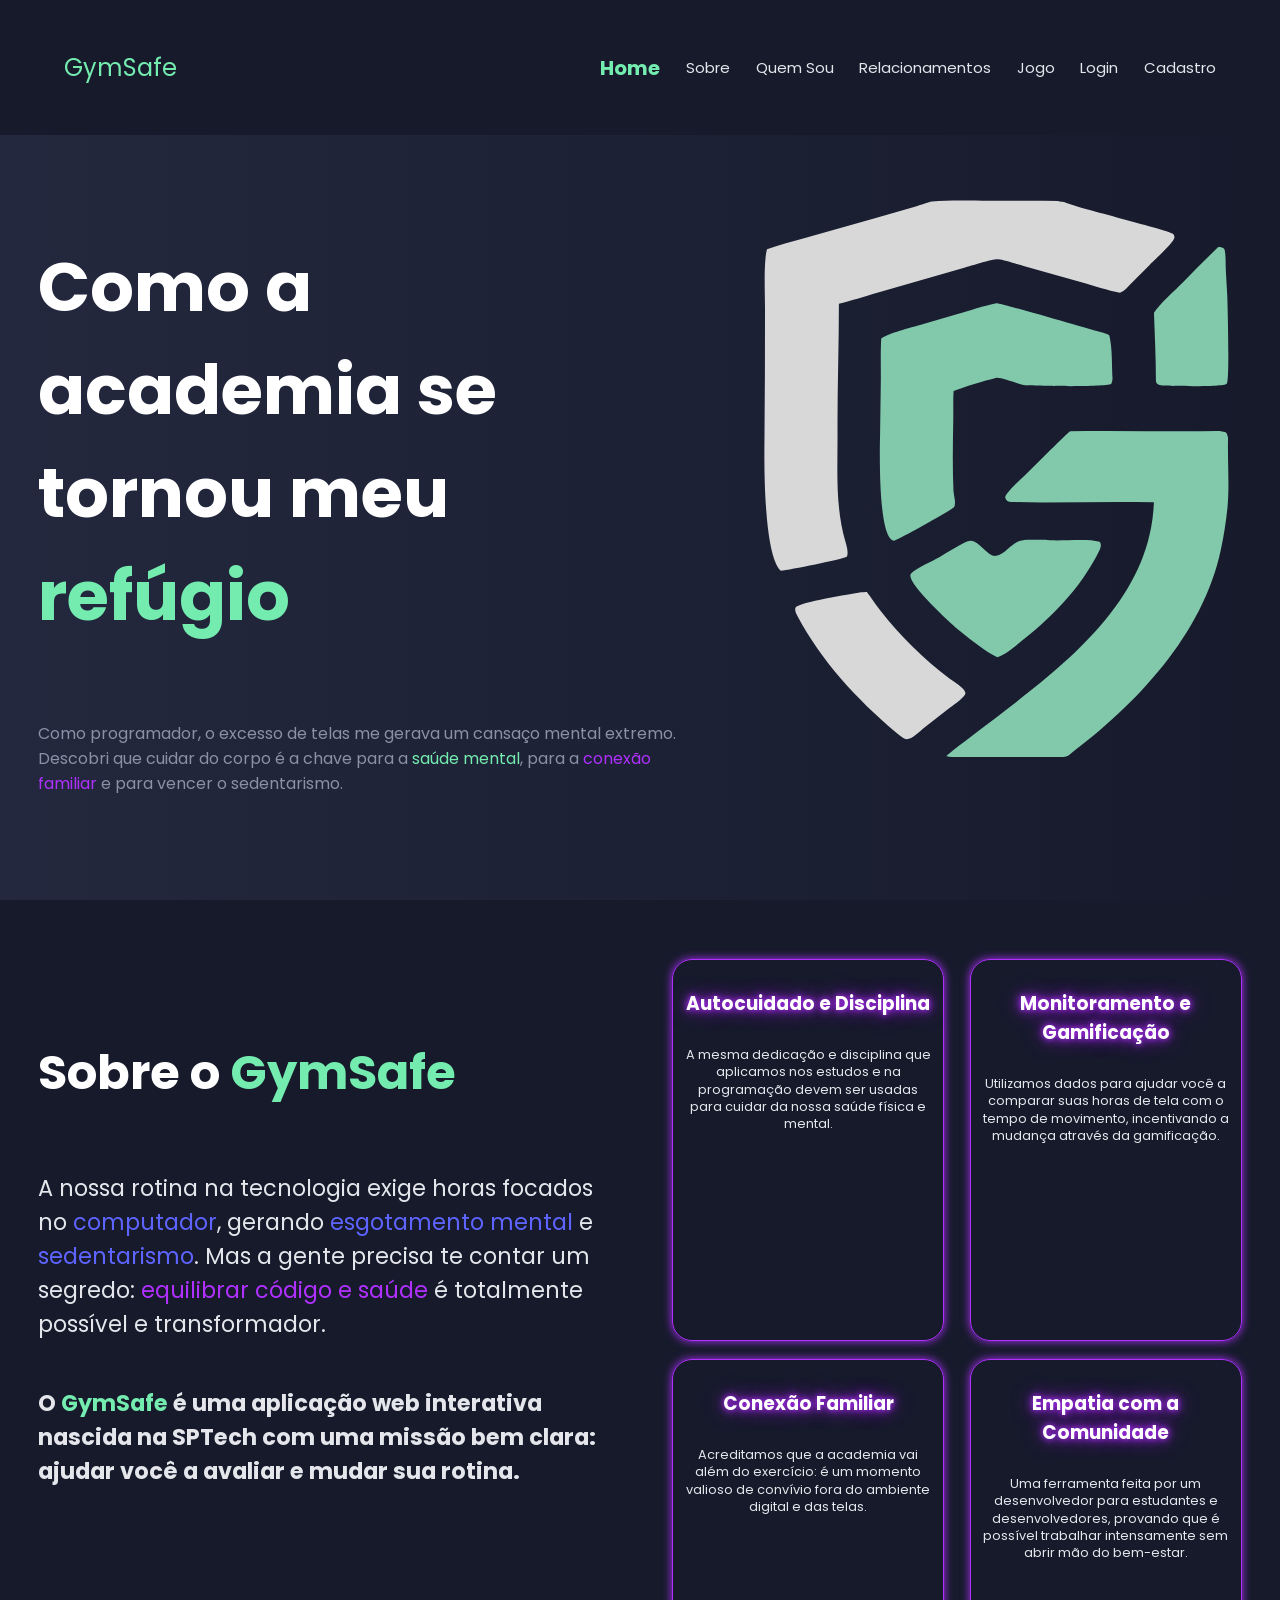
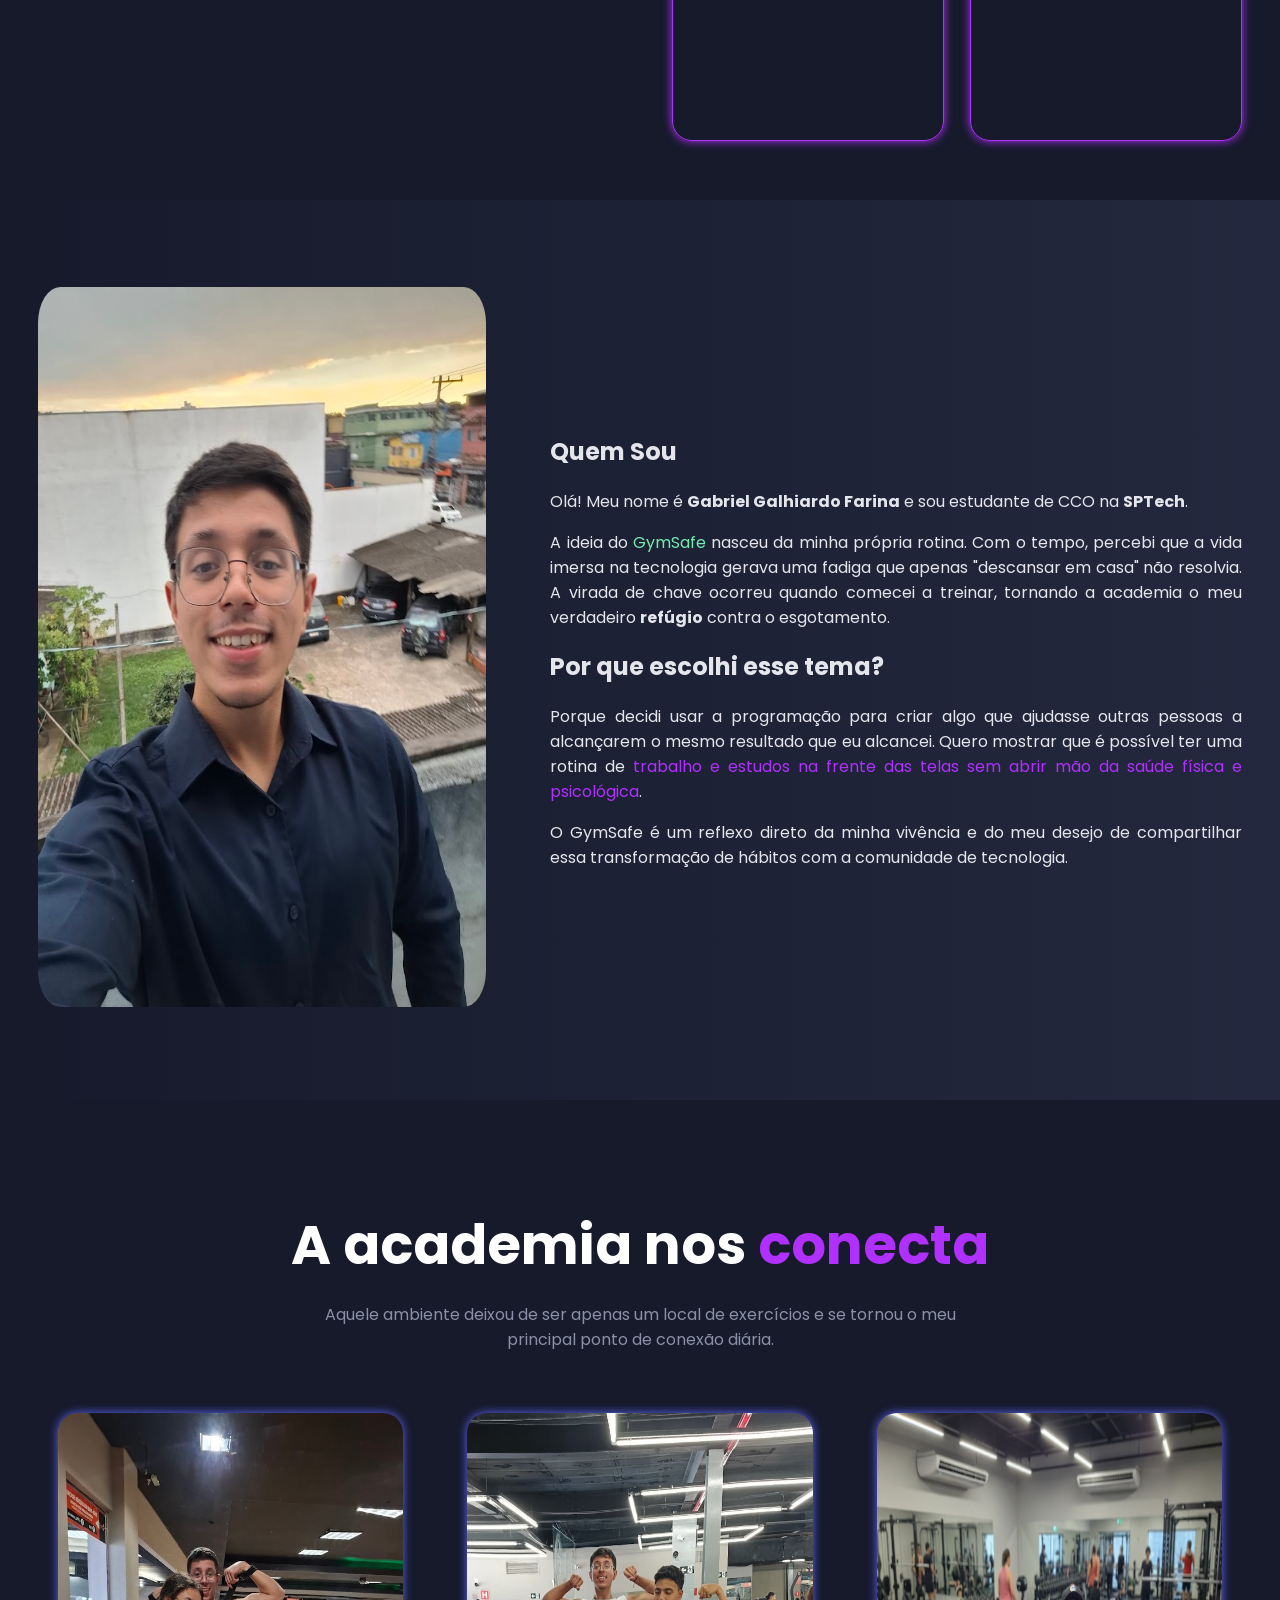
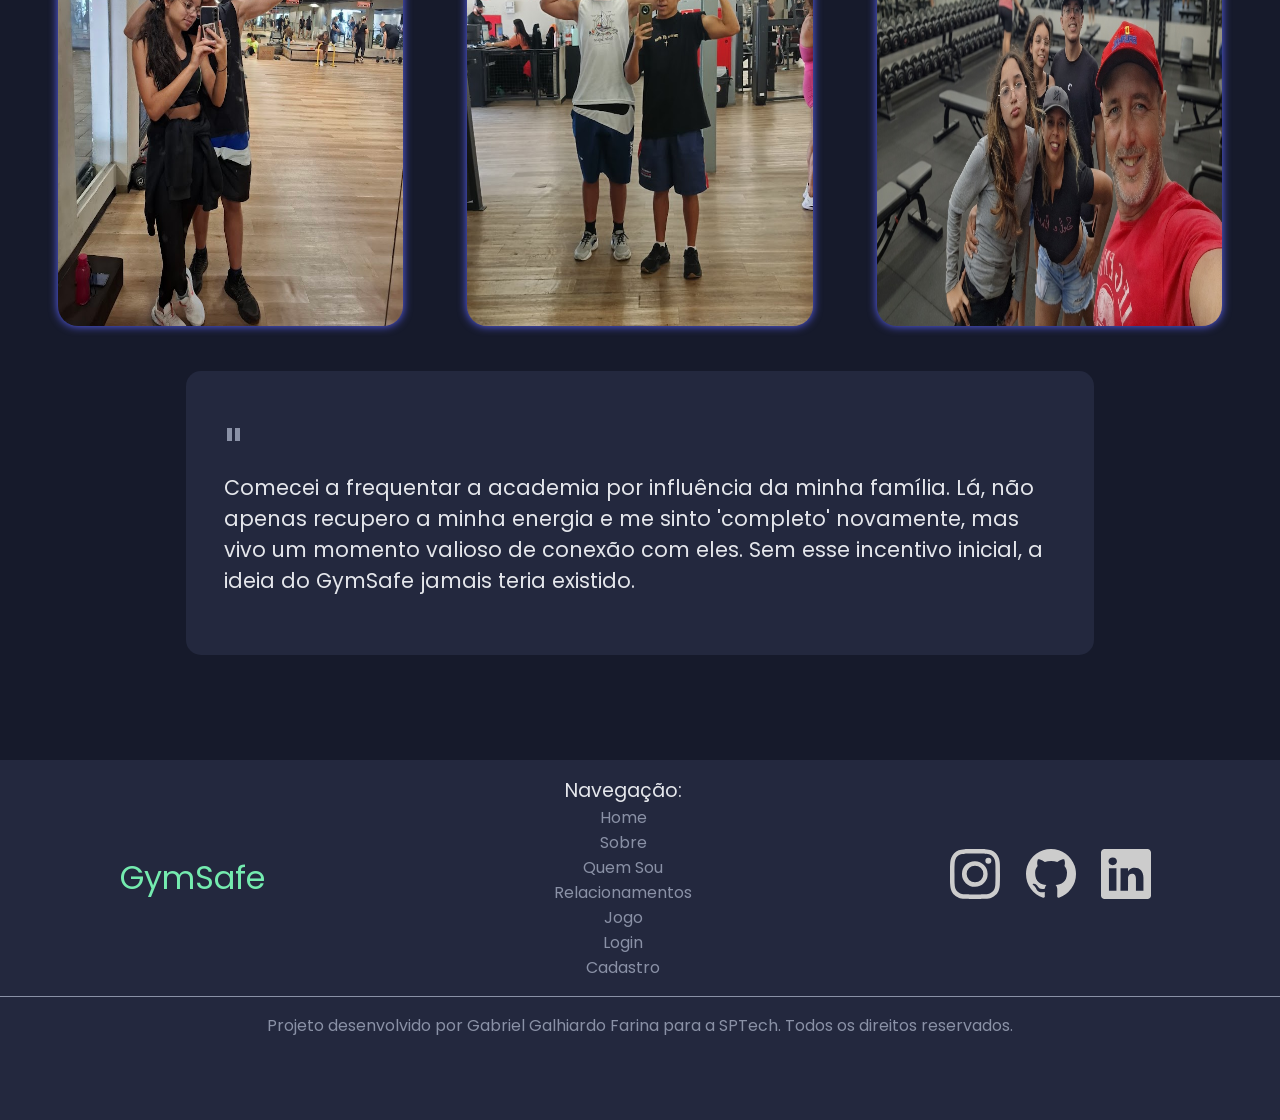
<file: public/index.html>
<!DOCTYPE html>
<html lang="pt-BR">

<head>
    <link href="https://fonts.googleapis.com/css2?family=Poppins:wght@700;800&family=Inter:wght@400;500&display=swap"
        rel="stylesheet">
    <meta charset="UTF-8">
    <meta name="viewport" content="width=device-width, initial-scale=1.0">
    <link rel="stylesheet" href="./css/landing_page.css">
    <link rel="icon" href="./assets/imgs/logo.svg" type="image/svg+xml">
    <title>GymSafe - SPTech</title>
</head>

<body>
    <header>
        <div id="texto_menu">
            GymSafe
        </div>
        <nav>
            <ul id="lista_menu">
                <li><a href="#home" id="selecionada">Home</a></li>
                <li><a href="#sobre">Sobre</a></li>
                <li><a href="#quem_sou">Quem Sou</a></li>
                <li><a href="#relacionamentos">Relacionamentos</a></li>
                <li><a href="./jogo.html">Jogo</a></li>
                <li><a href="./login.html" class="btn-secundario">Login</a></li>
                <li><a href="./cadastro.html" class="btn-primario">Cadastro</a></li>
            </ul>
        </nav>
    </header>
    <main>
        <section id="home">
            <div id="container_home">
                <h1 id="texto_cta">
                    Como a academia se tornou meu<br>
                    <span>refúgio</span>
                </h1>
                <div id="texto_descricao_home">
                    <p>
                        Como programador, o excesso de telas me gerava um cansaço mental extremo. Descobri que cuidar do
                        corpo é a chave para a <span class="texto_verde">saúde mental</span>, para a <span
                            class="texto_roxo">conexão familiar</span> e para vencer o sedentarismo.
                    </p>
                </div>
            </div>
            <div id="container_personagem_home">
            </div>
        </section>

        <section id="sobre">
            <div id="container_sobre">

                <div id="container_texto_sobre">
                    <h1>Sobre o <span class="texto_verde">GymSafe</span></h1>
                    <p>
                        A nossa rotina na tecnologia exige horas focados no <span
                            class="texto_azul">computador</span>, gerando <span class="texto_azul">esgotamento
                            mental</span> e <span class="texto_azul">sedentarismo</span>. Mas a gente precisa te contar
                        um segredo: <span class="texto_roxo">equilibrar código e saúde</span> é totalmente possível e
                        transformador.
                    </p>
                    <p id="destaque-missao">
                        <b>O <span class="texto_verde">GymSafe</span> é uma aplicação web interativa nascida na SPTech
                            com uma missão bem clara: ajudar você a avaliar e mudar sua rotina.</b>
                    </p>
                </div>

                <div id="container_valores_sobre">
                    <div class="linha_valores">

                        <div class="valores">
                            <h3>Autocuidado e Disciplina</h3>
                            <p>A mesma dedicação e disciplina que aplicamos nos estudos e na programação devem ser
                                usadas para cuidar da nossa saúde física e mental.</p>
                        </div>
                        <div class="valores">
                            <h3>Monitoramento e Gamificação</h3>
                            <p>Utilizamos dados para ajudar você a comparar suas horas de tela com o tempo de movimento,
                                incentivando a mudança através da gamificação.</p>
                        </div>
                    </div>
                    <div class="linha_valores">
                        <div class="valores">
                            <h3>Conexão Familiar</h3>
                            <p>Acreditamos que a academia vai além do exercício: é um momento valioso de convívio fora
                                do ambiente digital e das telas.</p>
                        </div>
                        <div class="valores">
                            <h3>Empatia com a Comunidade</h3>
                            <p>Uma ferramenta feita por um desenvolvedor para estudantes e desenvolvedores, provando que
                                é possível trabalhar intensamente sem abrir mão do bem-estar.</p>
                        </div>
                    </div>
                </div>
            </div>
        </section>

        <section id="quem_sou">
            <div id="container_imagem_quem_sou">
                <img src="./assets/imgs/gabriel.jpg">
            </div>
            <div id="container_texto_quem_sou">
                <h1>Quem Sou</h1>
                <p>
                    Olá! Meu nome é <strong>Gabriel Galhiardo Farina</strong> e sou estudante de CCO na
                    <strong>SPTech</strong>.
                </p>
                <p>
                    A ideia do <span class="texto_verde">GymSafe</span> nasceu da minha própria rotina. Com o tempo,
                    percebi que a vida imersa na tecnologia gerava uma fadiga que apenas "descansar em casa" não
                    resolvia. A virada de chave ocorreu quando comecei a treinar, tornando a academia o meu verdadeiro
                    <strong>refúgio</strong> contra o esgotamento.
                </p>
                <strong>
                    <h2>Por que escolhi esse tema?</h2>
                </strong>
                <p>
                    Porque decidi usar a programação para criar algo que ajudasse outras pessoas a alcançarem o mesmo
                    resultado que eu alcancei. Quero mostrar que é possível ter uma rotina de <span
                        class="texto_roxo">trabalho e estudos na frente das telas sem abrir mão da saúde física e
                        psicológica</span>.
                </p>
                <p>
                    O GymSafe é um reflexo direto da minha vivência e do meu desejo de compartilhar essa transformação
                    de hábitos com a comunidade de tecnologia.
                </p>
            </div>

        </section>

        <section id="relacionamentos">
            <div id="container_relacionamentos">
                <h1>A academia nos <span class="texto_roxo">conecta</span></h1>
                <p>
                    Aquele ambiente deixou de ser apenas um local de exercícios e se tornou o meu principal ponto de
                    conexão diária.
                </p>
                <div id="container_imagens">
                    <img src="./assets/imgs/imagem1.jpg" alt="">
                    <img src="./assets/imgs/imagem2.jpg" alt="">
                    <img src="./assets/imgs/imagem3.jpg" alt="">
                </div>

                <div id="container_comentarios">
                    <span id="aspas">"</span>
                    <p>
                        Comecei a frequentar a academia por influência da minha família. Lá, não apenas recupero a minha
                        energia e me sinto 'completo' novamente, mas vivo um momento valioso de conexão com eles. Sem
                        esse incentivo inicial, a ideia do GymSafe jamais teria existido.
                    </p>
                </div>
            </div>
        </section>
    </main>
    <footer>
        <div id="container_footer">
            <div id="logo_footer">
                <span class="texto_verde">GymSafe</span>
            </div>
            <ul>
                <li id="texto_footer">Navegação:</li>
                <li><a href="#home" id="selecionada">Home</a></li>
                <li><a href="#sobre">Sobre</a></li>
                <li><a href="#quem_sou">Quem Sou</a></li>
                <li><a href="#relacionamentos">Relacionamentos</a></li>
                <li><a href="./jogo.html">Jogo</a></li>
                <li><a href="./login.html" class="btn-secundario">Login</a></li>
                <li><a href="./cadastro.html" class="btn-primario">Cadastro</a></li>
            </ul>
            <div id="redes_sociais">
                <a href="https://www.instagram.com/biel_farina/" target="_blank">
                    <img src="./assets/imgs/instagram.svg" alt="Instagram">
                </a>
                <a href="https://github.com/gabrielGalhiardoFarina" target="_blank">
                    <img src="./assets/imgs/github.svg" alt="GitHub">
                </a>
                <a href="https://www.linkedin.com/in/gabrielgalhiardo" target="_blank">
                    <img src="./assets/imgs/linkedin.svg" alt="LinkedIn">
                </a>
            </div>

        </div>
        <span id="linha_footer"></span>
        <p>
            Projeto desenvolvido por Gabriel Galhiardo Farina para a SPTech. Todos os direitos reservados.
        </p>
    </footer>
</body>

</html>
</file>
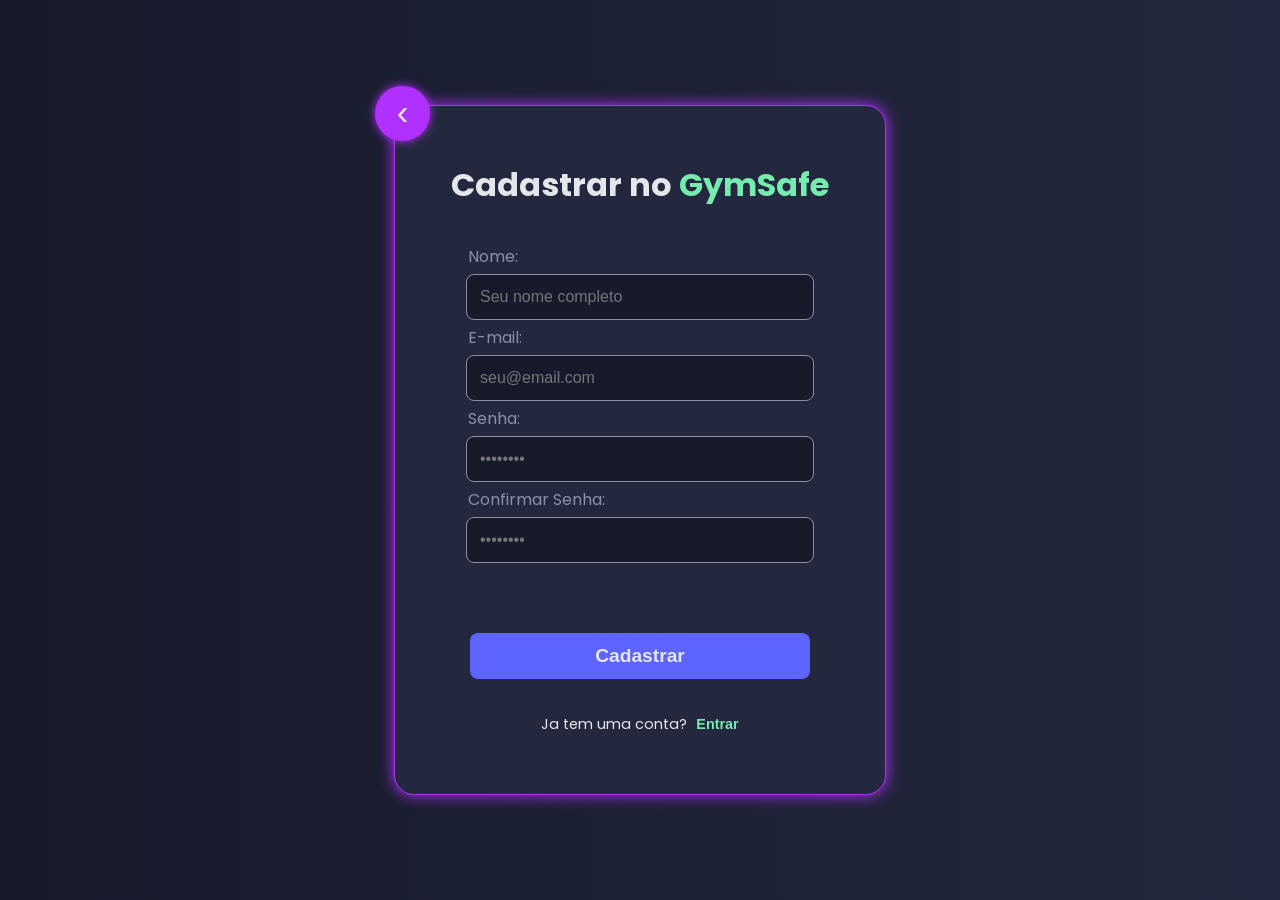
<file: public/cadastro.html>
<!DOCTYPE html>
<html lang="pt-br">

<head>
  <link href="https://fonts.googleapis.com/css2?family=Poppins:wght@700;800&family=Inter:wght@400;500&display=swap"
    rel="stylesheet">
  <meta charset="UTF-8">
  <meta name="viewport" content="width=device-width, initial-scale=1.0">
  <script src="./js/validacao.js"></script>
  <link rel="shortcut icon" href="./assets/imgs/logo.svg" type="image/x-icon">
  <link rel="stylesheet" href="./css/formulario.css">
  <title>Cadastro</title>
</head>

<body>
  <section id="tela_login">
    <div id="container_login">
      <div id="botaoVoltar" title="Voltar para a Home">
        <button onclick="window.location.href = './index.html';">‹</button>
      </div>

      <h1>Cadastrar no <span class="texto_verde">GymSafe</span></h1>

      <form id="login_form">
        <label for="nome_input">Nome:</label>
        <input type="text" id="nome_input" name="nome_input" placeholder="Seu nome completo">

        <label for="email_input">E-mail:</label>
        <input type="email" id="email_input" name="email_input" placeholder="seu@email.com">

        <label for="senha_input">Senha:</label>
        <input type="password" id="senha_input" name="senha_input" placeholder="••••••••">

        <label for="confirmacao_senha_input">Confirmar Senha:</label>
        <input type="password" id="confirmacao_senha_input" name="confirmacao_senha_input" placeholder="••••••••">
        <span id="error_cadastro"></span>

        <button type="button" onclick="validarCadastro()" id="button_cadastrar">Cadastrar</button>
      </form>

      <div id="botaoCadastro">
        <p>Ja tem uma conta? <button class="link-verde" onclick="window.location.href = './login.html'">Entrar</button>
        </p>
      </div>
    </div>
  </section>
</body>

</html>
</file>
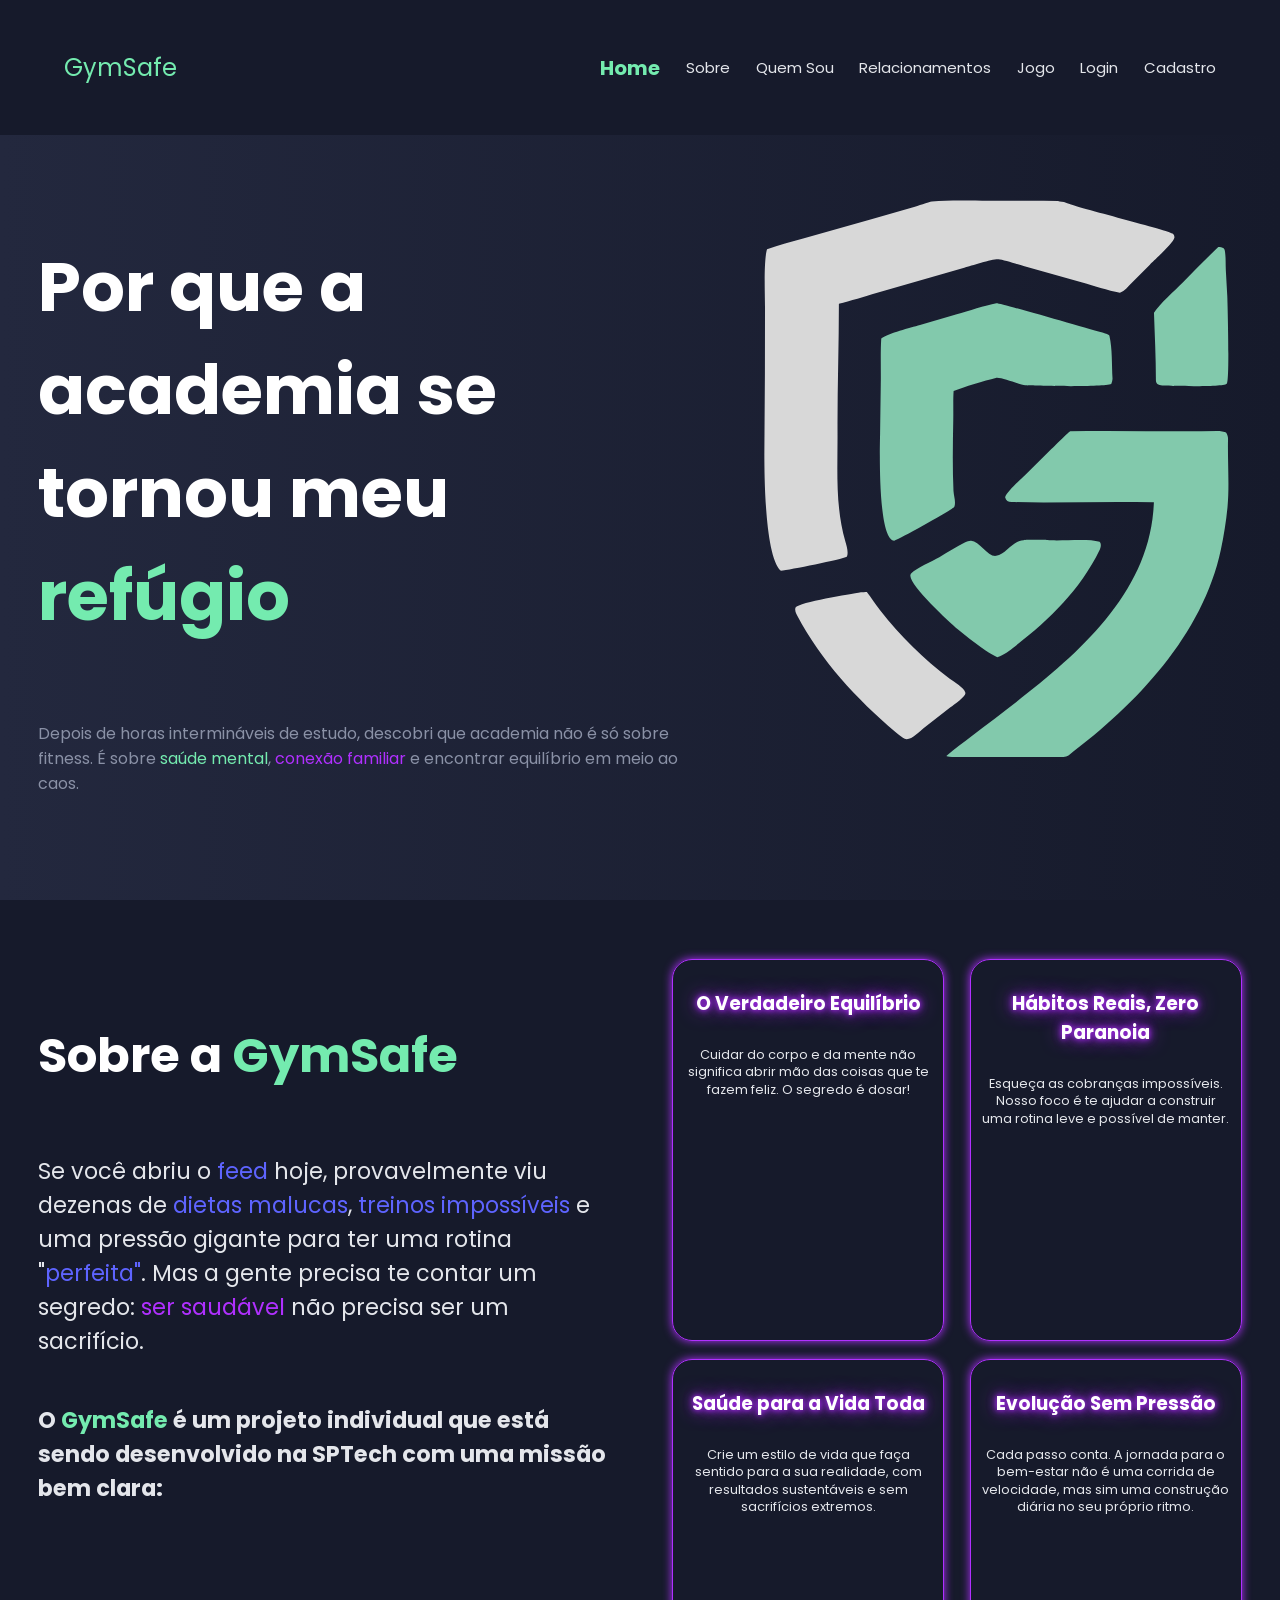
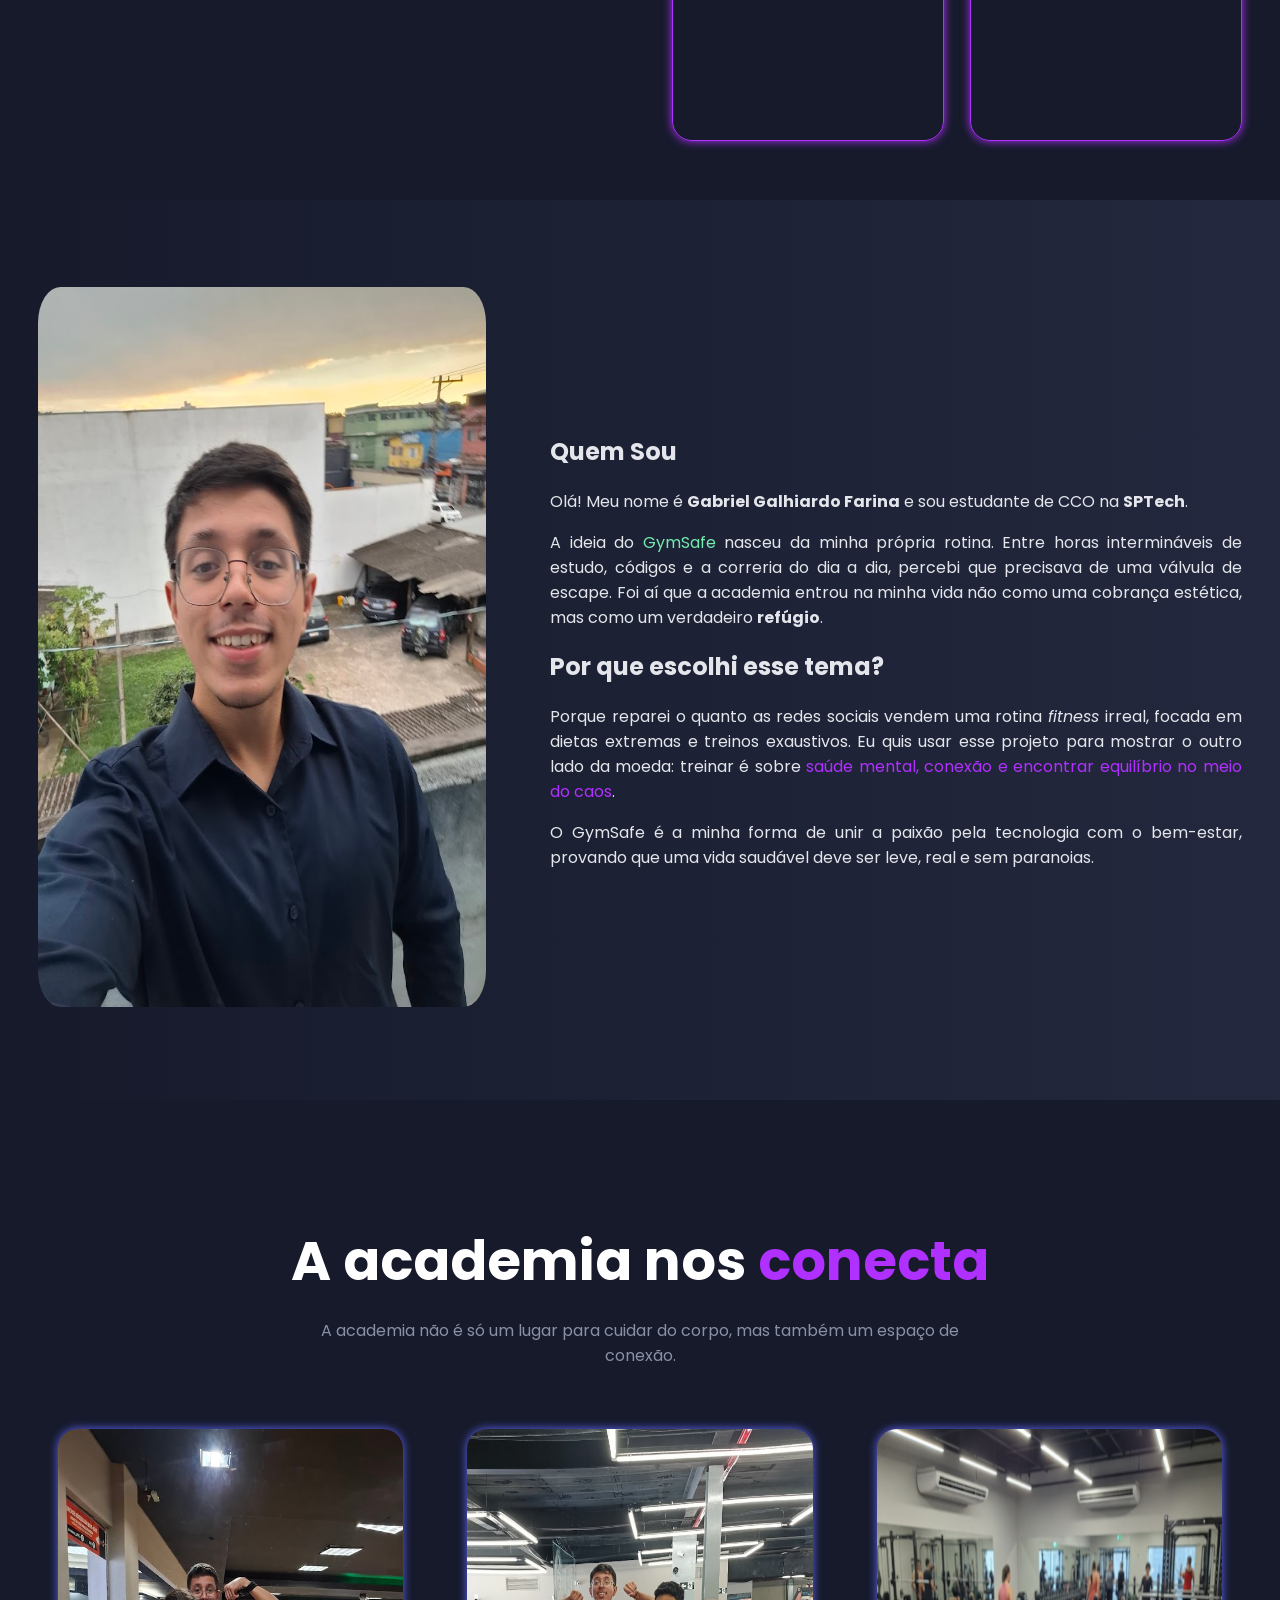
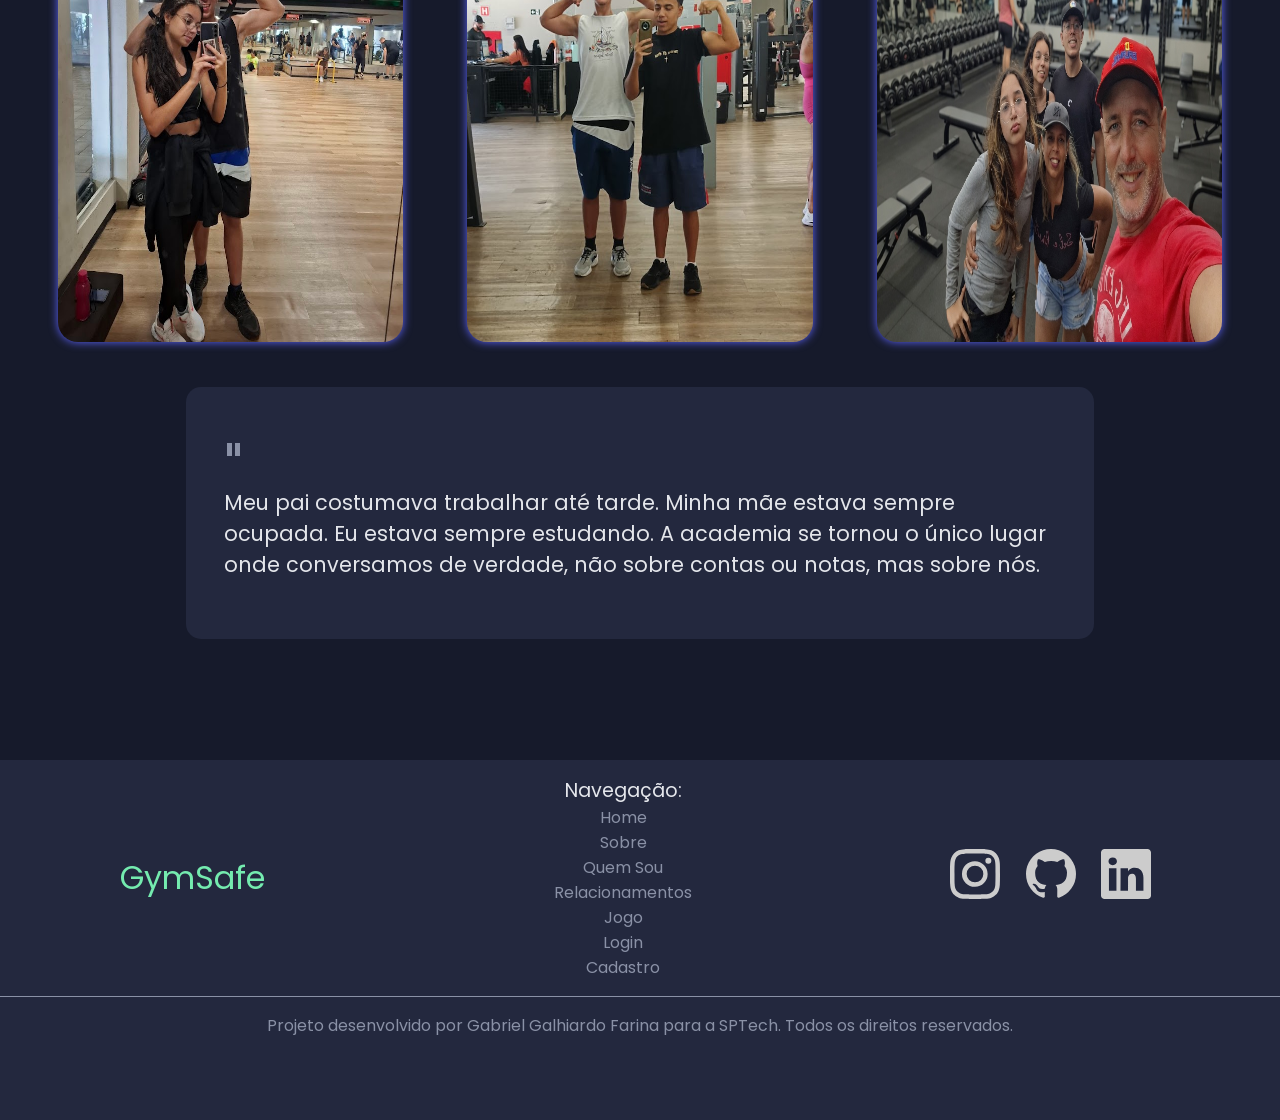
<file: public/landing_page.html>
<!DOCTYPE html>
<html lang="pt-BR">

<head>
    <link href="https://fonts.googleapis.com/css2?family=Poppins:wght@700;800&family=Inter:wght@400;500&display=swap"
        rel="stylesheet">
    <meta charset="UTF-8">
    <meta name="viewport" content="width=device-width, initial-scale=1.0">
    <link rel="stylesheet" href="./css/landing_page.css">
    <link rel="icon" href="./assets/icon/icon.svg" type="image/svg+xml">
    <title>GymSafe - SPTech</title>
</head>

<body>
    <header>
        <div id="texto_menu">
            GymSafe
        </div>
        <nav>
            <ul id="lista_menu">
                <li><a href="#home" id="selecionada">Home</a></li>
                <li><a href="#sobre">Sobre</a></li>
                <li><a href="#quem_sou">Quem Sou</a></li>
                <li><a href="#relacionamentos">Relacionamentos</a></li>
                <li><a href="./jogo.html">Jogo</a></li>
                <li><a href="./login.html" class="btn-secundario">Login</a></li>
                <li><a href="./cadastro.html" class="btn-primario">Cadastro</a></li>
            </ul>
        </nav>
    </header>
    <main>
        <section id="home">
            <div id="container_home">
                <h1 id="texto_cta">
                    Por que a academia se tornou meu<br>
                    <span>refúgio</span>
                </h1>
                <div id="texto_descricao_home">
                    <p>
                        Depois de horas intermináveis de estudo, descobri que
                        academia não é só sobre fitness. É sobre <span class="texto_verde">saúde mental</span>, <span
                            class="texto_roxo">conexão familiar</span> e encontrar equilíbrio em
                        meio ao caos.
                    </p>
                </div>
            </div>
            <div id="container_personagem_home">
            </div>
        </section>

        <section id="sobre">
            <div id="container_sobre">

                <div id="container_texto_sobre">
                    <h1>Sobre a <span class="texto_verde">GymSafe</span></h1>
                    <p>
                        Se você abriu o <span class="texto_azul">feed</span> hoje, provavelmente viu dezenas de <span
                            class="texto_azul">dietas malucas</span>,
                        <span class="texto_azul">treinos impossíveis</span>
                        e
                        uma pressão gigante para ter uma rotina "<span class="texto_azul">perfeita"</span>. Mas a gente
                        precisa te contar um
                        segredo: <span class="texto_roxo">ser saudável</span> não precisa ser um sacrifício.
                    </p>
                    <p id="destaque-missao">
                        <b>O <span class="texto_verde">GymSafe</span> é um projeto individual que está sendo
                            desenvolvido na SPTech com uma missão
                            bem clara:</b>
                    </p>
                </div>


                <div id="container_valores_sobre">
                    <div class="linha_valores">

                        <div class="valores">
                            <h3>O Verdadeiro Equilíbrio</h3>
                            <p>Cuidar do corpo e da mente não significa abrir mão das coisas que te fazem feliz. O
                                segredo é
                                dosar!</p>
                        </div>
                        <div class="valores">
                            <h3>Hábitos Reais, Zero Paranoia</h3>
                            <p>Esqueça as cobranças impossíveis. Nosso foco é te ajudar a construir uma rotina leve e
                                possível de manter.</p>
                        </div>
                    </div>
                    <div class="linha_valores">
                        <div class="valores">
                            <h3>Saúde para a Vida Toda</h3>
                            <p>Crie um estilo de vida que faça sentido para a sua realidade, com resultados sustentáveis
                                e
                                sem sacrifícios extremos.</p>
                        </div>
                        <div class="valores">
                            <h3>Evolução Sem Pressão</h3>
                            <p>Cada passo conta. A jornada para o bem-estar não é uma corrida de velocidade, mas sim uma
                                construção diária no seu próprio ritmo.</p>
                        </div>
                    </div>
                </div>
            </div>
        </section>

        <section id="quem_sou">
            <div id="container_imagem_quem_sou">
                <img src="./assets/imgs/gabriel.jpg">
            </div>
            <div id="container_texto_quem_sou">
                <h1>Quem Sou</h1>
                <p>
                    Olá! Meu nome é <strong>Gabriel Galhiardo Farina</strong> e sou estudante de CCO na
                    <strong>SPTech</strong>.
                </p>
                <p>
                    A ideia do <span class="texto_verde">GymSafe</span> nasceu da minha própria rotina. Entre horas
                    intermináveis de estudo, códigos e a correria do dia a dia, percebi que precisava de uma válvula de
                    escape. Foi aí que a academia entrou na minha vida não como uma cobrança estética, mas como um
                    verdadeiro <strong>refúgio</strong>.
                </p>
                <strong>
                    <h2>Por que escolhi esse tema?</h2>
                </strong>
                <p>
                    Porque reparei o quanto as redes sociais vendem uma
                    rotina <i>fitness</i> irreal, focada em dietas extremas e treinos exaustivos. Eu quis usar esse
                    projeto para mostrar o outro lado da moeda: treinar é sobre <span class="texto_roxo">saúde mental,
                        conexão e encontrar equilíbrio no meio do caos</span>.
                </p>
                <p>
                    O GymSafe é a minha forma de unir a paixão pela tecnologia com o bem-estar, provando que uma vida
                    saudável deve ser leve, real e sem paranoias.
                </p>
            </div>

        </section>

        <section id="relacionamentos">
            <div id="container_relacionamentos">
                <h1>A academia nos <span class="texto_roxo">conecta</span></h1>
                <p>
                    A academia não é só um lugar para cuidar do corpo, mas também um espaço de conexão.
                </p>
                <div id="container_imagens">
                    <img src="./assets/imgs/imagem1.jpg" alt="">
                    <img src="./assets/imgs/imagem2.jpg" alt="">
                    <img src="./assets/imgs/imagem3.jpg" alt="">
                </div>

                <div id="container_comentarios">
                    <span id="aspas">"</span>
                    <p>
                        Meu pai costumava trabalhar até tarde. Minha mãe estava sempre ocupada. Eu estava sempre
                        estudando. A academia se tornou o único lugar onde conversamos de verdade, não sobre contas ou
                        notas, mas sobre nós.
                    </p>
                </div>
            </div>
        </section>
    </main>
    <footer>
        <div id="container_footer">
            <div id="logo_footer">
                <span class="texto_verde">GymSafe</span>
            </div>
            <ul>
                <li id="texto_footer">Navegação:</li>
                <li><a href="#home" id="selecionada">Home</a></li>
                <li><a href="#sobre">Sobre</a></li>
                <li><a href="#quem_sou">Quem Sou</a></li>
                <li><a href="#relacionamentos">Relacionamentos</a></li>
                <li><a href="./jogo.html">Jogo</a></li>
                <li><a href="./login.html" class="btn-secundario">Login</a></li>
                <li><a href="./cadastro.html" class="btn-primario">Cadastro</a></li>
            </ul>
            <div id="redes_sociais">
                <a href="https://www.instagram.com" target="_blank">
                    <img src="./assets/imgs/instagram.svg" alt="Instagram">
                </a>
                <a href="https://github.com" target="_blank">
                    <img src="./assets/imgs/github.svg" alt="GitHub">
                </a>
                <a href="https://www.linkedin.com" target="_blank">         
                    <img src="./assets/imgs/linkedin.svg" alt="LinkedIn">
                </a>
            </div>

        </div>
        <span id="linha_footer"></span>
        <p>
            Projeto desenvolvido por Gabriel Galhiardo Farina para a SPTech. Todos os direitos reservados.
        </p>
    </footer>
</body>

</html>
</file>
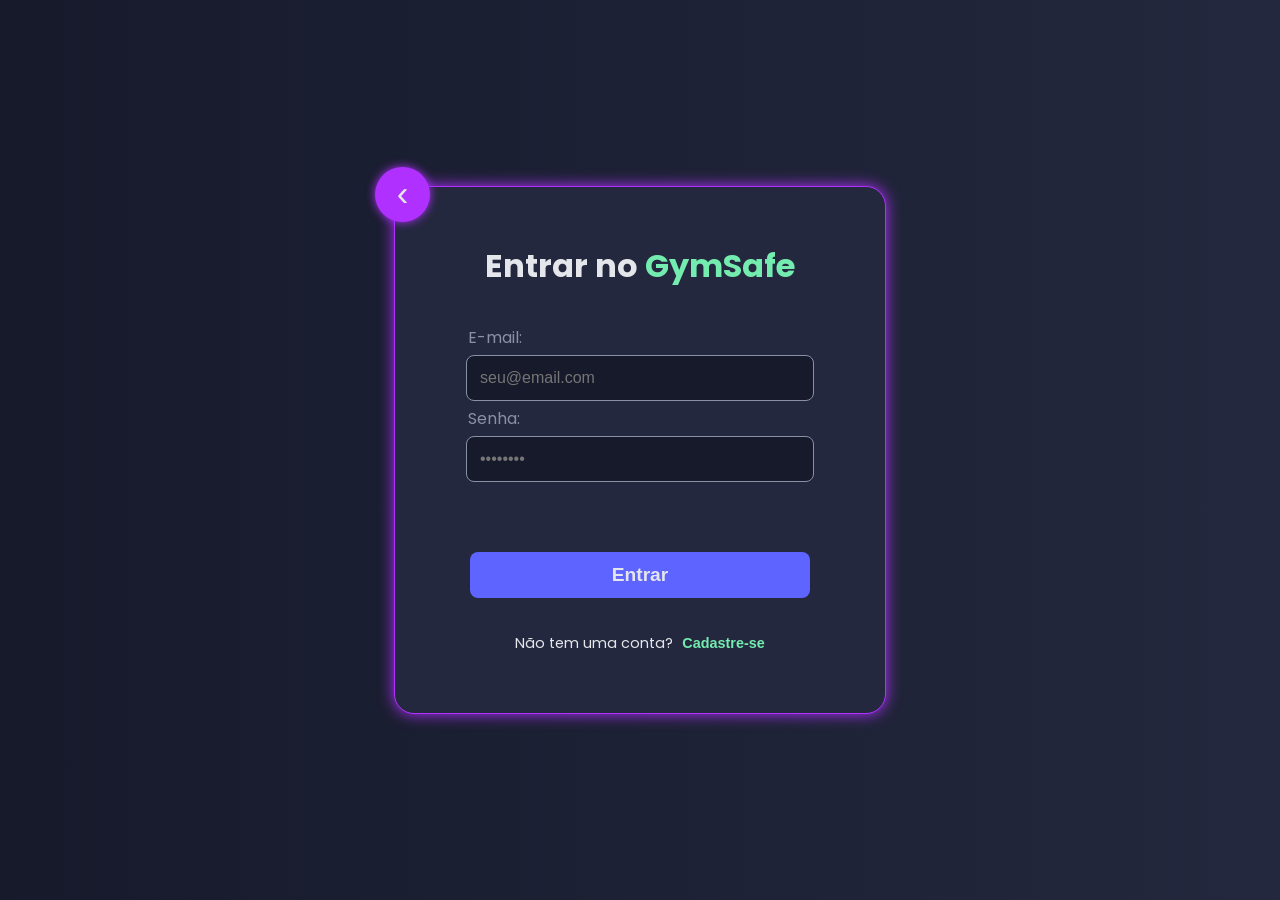
<file: public/login.html>
<!DOCTYPE html>
<html lang="pt-br">

<head>
    <link href="https://fonts.googleapis.com/css2?family=Poppins:wght@700;800&family=Inter:wght@400;500&display=swap"
        rel="stylesheet">
    <meta charset="UTF-8">
    <meta name="viewport" content="width=device-width, initial-scale=1.0">
    <link rel="shortcut icon" href="./assets/imgs/logo.svg" type="image/x-icon">
    <link rel="stylesheet" href="./css/formulario.css">
    <script src="./js/validacao.js"></script>
    <script src="./js/sessao.js"></script>
    <title>Login</title>

</head>

<body>
   <section id="tela_login">
    <div id="container_login">
        <div id="botaoVoltar" title="Voltar para a Home">
            <button onclick="window.location.href = './index.html';">‹</button>
        </div>

        <h1>Entrar no <span class="texto_verde">GymSafe</span></h1>
        
        <form id="login_form">
            <label for="email_input">E-mail:</label>
            <input type="email" id="email_input" name="email_input" placeholder="seu@email.com">

            <label for="senha_input">Senha:</label>
            <input type="password" id="senha_input" name="senha_input" placeholder="••••••••">

            <span id="error_login"></span>

            <button id="button_logar" type="button" onclick="validarLogin()">Entrar</button>
        </form>
        
        <div id="botaoCadastro">
            <p>Não tem uma conta? <button class="link-verde" onclick="window.location.href = './cadastro.html'">Cadastre-se</button></p>
        </div>
    </div>
</section>
</body>

</html>
</file>
<file: public/css/landing_page.css>
:root {
    --bg-principal: #161A2B;
    --bg-secundario: #23283E;
    --text-branco: #FFFFFF;
    --text-principal: #E4E6EB;
    --text-secundario: #8A91A6;

    --verde-menta: #74EBAF;
    --roxo-vibrante: #B030FF;
    --azul-controle: #5E64FF;

    --azul-controle-hover: #4B54D8;
    --roxo-vibrante-hover: #9A27E0;

    --vermelho: #FF4B6A;
    --amarelo: #FFD166;
}

html {
    scroll-behavior: smooth;
    margin: 0;
    min-height: 100%;
    overflow-x: hidden;
}

body {
    background-color: #f0f0f0;
    color: var(--text-principal);
    font-family: 'Poppins', serif;
    margin: 0;
    padding: 0;
}

header {
    display: flex;
    align-items: center;
    flex-direction: row;
    justify-content: space-between;
    background-color: var(--bg-principal);
    height: 15dvh;
    min-height: 100px;
}

#texto_menu {
    font-size: 1.5em;
    color: var(--verde-menta);
    margin-left: 5dvw;
}

#lista_menu {
    display: flex;
    align-items: center;
    justify-content: center;
    list-style: none;
    gap: 2dvw;
    margin-right: 5dvw;
    color: var(--text-principal);
}

#lista_menu li a {
    text-decoration: none;
    color: var(--text-principal);
    font-size: 15px;
    transition: color 0.3s ease;
}

#lista_menu li a:hover {
    color: var(--verde-menta);
}

#lista_menu li a#selecionada {
    font-weight: bold;
    color: var(--verde-menta);
    font-size: 20px;
}

#home {
    height: 85dvh;
    background: linear-gradient(to left, var(--bg-principal), var(--bg-secundario));
    display: flex;
    justify-content: center;

}

#container_home {
    display: flex;
    align-items: center;
    justify-content: center;
    flex-direction: column;
    height: 10 0%;
    width: 50dvw;
    padding: 0 3dvw;
}

#texto_cta {
    font-size: 4.3rem;
    color: var(--text-branco);
}


#texto_cta span {
    color: var(--verde-menta);
    text-align: center;
}

#texto_descricao_home {
    width: 50dvw;
    font-size: 1em;
    margin-bottom: 5dvh;
    color: var(--text-secundario);
}

.texto_verde {
    color: var(--verde-menta);
}

.texto_roxo {
    color: var(--roxo-vibrante);
}

.texto_azul {
    color: var(--azul-controle);
}

#container_personagem_home {
    display: flex;
    align-items: center;
    justify-content: center;
    width: 45dvw;
    height: 100%;
    background-image: url(../assets/imgs/logo.svg);
    filter:
    contrast(0.7);
    
    background-size: contain;
    background-repeat: no-repeat;
}

#sobre {
    height: 100dvh;
    background-color: var(--bg-principal);
    display: flex;
    flex-direction: column;
    padding: 0 3dvw;
}

#container_sobre {
    display: flex;
    flex-direction: row;
    width: 100%;
    height: 100%;
    gap: 5dvw;
}


#container_texto_sobre h1 {
    font-size: 3em;
    margin-top: 18dvh;
    color: var(--text-branco);

}

#container_texto_sobre {
    display: flex;
    flex-direction: column;
    justify-content: center;
    width: 50dvw;
    height: 65%;

}

#container_texto_sobre p {
    font-size: 1.4em;
    color: var(--text-principal);
}

#container_valores_sobre {
    display: flex;
    flex-direction: column;
    justify-content: center;
    width: 50dvw;
    gap: 2dvh;
}

#container_valores_sobre p {
    display: flex;
    flex-direction: column;
    width: 100%;
    font-size: 0.8em;
}

.linha_valores {
    display: flex;
    flex-direction: row;
    align-items: center;
    width: 100%;
    gap: 2dvw;
}

.valores {
    display: flex;
    flex-direction: column;
    text-align: center;
    width: 45%;
    height: 40dvh;
    border-radius: 20px;
    padding: 10px;
    box-shadow: var(--roxo-vibrante) 0px 0px 10px;
    border: solid 1px var(--roxo-vibrante);
}

.valores p {
    font-size: 1.40em;
    line-height: 1.35;
    margin: 0.6rem 0 0 0;
    text-align: center;
    max-width: 100%;
    overflow-wrap: anywhere;
    word-break: normal;
    hyphens: none;
}

.valores h3 {
    text-align: center;
    width: 100%;
    color: var(--text-branco);
    text-shadow: var(--roxo-vibrante-hover) 0px 0px 5px, var(--roxo-vibrante) 0px 0px 10px, var(--roxo-vibrante-hover) 0px 0px 20px;
}

.valores:hover {
    animation: hoverCard 3s infinite;
}

#quem_sou {
    display: flex;
    align-items: center;
    justify-content: center;
    height: 100dvh;
    gap: 5dvw;
    padding: 0 3dvw;
    text-align: justify;
    background: linear-gradient(to right, var(--bg-principal), var(--bg-secundario));
}

#container_imagem_quem_sou img {
    width: 35dvw;
    height: 80dvh;
    border-radius: 5%;
}

#relacionamentos {
    display: flex;
    align-items: center;
    justify-content: center;
    height: 140dvh;
    gap: 5dvw;
    background-color: var(--bg-principal);
}

#container_relacionamentos {
    display: flex;
    align-items: center;
    flex-direction: column;
}

#container_relacionamentos h1 {
    font-size: 3.4em;
    color: var(--text-branco);
    margin: 0;
}

#container_relacionamentos p {
    font-size: 1.0em;
    color: var(--text-secundario);
    width: 50dvw;
    text-align: center;
}

#container_imagens {
    display: flex;
    align-items: center;
    justify-content: center;
    flex-direction: row;
    margin-top: 5dvh;
    gap: 5dvw;
}

#container_imagens img {
    width: 27dvw;
    height: 57dvh;
    border-radius: 20px;
    filter: contrast(1.2);
    filter: drop-shadow(0 0 5px var(--azul-controle));
}

#container_comentarios {
    display: flex;
    justify-content: center;
    flex-direction: column;
    margin-top: 5dvh;
    padding: 3dvw;
    width: 65dvw;
    border-radius: 15px;
    background-color: var(--bg-secundario);
    gap: 2dvh;
}

#aspas {
    font-size: 4em;
    padding: 0;
    margin: 0;
    height: 23px;
    color: var(--text-secundario)
}

#container_comentarios p {
    font-size: 1.3em;
    color: var(--text-principal);
    text-align: left;
    width: 100%;
}

footer {
    display: flex;
    align-items: center;
    flex-direction: column;
    height: 40dvh;
    background-color: var(--bg-secundario);
    color: var(--text-secundario);
}

#container_footer {
    display: flex;
    align-items: center;
    justify-content: space-around;
    flex-direction: row;
    width: 100%;
}

#logo_footer {
    width: 10dvw;
    height: 10dvh;
    font-size: 2em;
    display: flex;
    align-items: center;
    justify-content: center;
}

#texto_footer {
    font-size: 1.2em;
    color: var(--text-principal);
}

footer ul {
    display: flex;
    flex-direction: column;
    align-items: center;
    justify-content: center;
    list-style: none;
}

footer ul li a {
    text-decoration: none;
    color: var(--text-secundario);
    font-size: 1.0em;
    transition: color 0.3s ease;
}

footer ul li a:hover {
    color: var(--text-principal);
    transform: scale(1.15);
    font-size: 1.1em;
    transition: 500ms;
}


#linha_footer {
    width: 100%;
    height: 1px;
    background-color: var(--text-secundario);
}

#redes_sociais {
    display: flex;
    align-items: center;
    justify-content: center;
    gap: 2dvw;
}

#redes_sociais a {
    color: var(--text-secundario);
    font-size: 1.5em;
    transition: color 0.3s ease;
}

#redes_sociais a:hover {
    transition: 500ms;
    filter: invert(80%);
    transform: scale(1.15);
}

#redes_sociais a img {
    width: 50px;
    height: 50px;
    filter: invert(80%);
}

@keyframes hoverCard {
    0% {
        box-shadow: var(--roxo-vibrante) 3px 3px 10px;
    }

    20% {
        box-shadow: var(--roxo-vibrante-hover) 3px 0px 10px;
    }

    40% {
        box-shadow: var(--roxo-vibrante-hover) 3px 3px 10px;
    }

    60% {
        box-shadow: var(--roxo-vibrante-hover) -3px 3px 10px;
    }

    80% {
        box-shadow: var(--roxo-vibrante) -3px -3px 10px;
    }

    100% {
        box-shadow: var(--roxo-vibrante) 3px 3px 10px;
    }

}

@media (min-width: 768px) and (max-width: 1024px) {

    body {
        background-color: var(--bg-secundario);
    }

    header {
        height: 12dvh;
        min-height: 80px;
    }

    #texto_menu {
        font-size: 1.2em;
        margin-left: 3dvw;
    }

    #lista_menu {
        gap: 1.5dvw;
        margin-right: 3dvw;
    }

    #lista_menu li a {
        font-size: 13px;
    }

    #lista_menu li a#selecionada {
        font-size: 16px;
    }

    #home {
        height: 88dvh;
        flex-direction: column;
        align-items: center;
        justify-content: center;
    }

    #container_home {
        width: 90dvw;
        padding: 2dvw;
    }

    #texto_cta {
        font-size: 2.8rem;
        margin-bottom: 1rem;
    }

    #texto_descricao_home {
        width: 90dvw;
        padding: 0;
        font-size: 1rem;
    }

    #container_personagem_home {
        display: none;
    }

    #sobre {
        height: auto;
        flex-direction: column;
        padding: 4dvh 3dvw;
    }

    #container_sobre {
        flex-direction: column;
        gap: 3dvw;
        align-items: center;
    }

    #container_texto_sobre {
        width: 100%;
    }

    #container_texto_sobre h1 {
        font-size: 2.2em;
        margin-top: 2dvh;
    }

    #container_texto_sobre p {
        font-size: 1em;
    }

    #container_valores_sobre {
        width: 100%;
        gap: 2dvh;
    }

    .linha_valores {
        flex-direction: column;
        height: auto;
        gap: 2dvh;
    }

    .valores {
        width: 100%;
        height: auto;
        padding: 2dvh;
    }

    .valores h3 {
        font-size: 1.1em;
    }

    #quem_sou {
        height: auto;
        flex-direction: column;
        gap: 3dvw;
        padding: 4dvh 3dvw;
    }

    #container_imagem_quem_sou img {
        width: 90dvw;
        height: 50dvh;
    }

    #relacionamentos {
        height: auto;
        flex-direction: column;
        padding: 4dvh 3dvw;
    }

    #container_relacionamentos h1 {
        font-size: 2.5em;
        margin: 2dvh 0 1dvh 0;
    }

    #container_relacionamentos p {
        width: 90dvw;
        font-size: 0.95em;
    }

    #container_imagens {
        flex-direction: column;
        margin-top: 3dvh;
        gap: 3dvw;
    }

    #container_imagens img {
        width: 90dvw;
        height: 45dvh;
    }

    #container_comentarios {
        width: 90dvw;
        padding: 2.5dvw;
        margin-top: 3dvh;
    }

    #container_comentarios p {
        font-size: 1em;
    }

    footer {
        height: auto;
        padding: 3dvh 0;
    }

    #container_footer {
        flex-direction: column;
        gap: 3dvh;
        padding: 2dvh;
    }

    #logo_footer {
        width: 15dvw;
        height: 8dvh;
        font-size: 1.5em;
    }

    #texto_footer {
        font-size: 1em;
    }

    footer ul li a {
        font-size: 0.95em;
    }

    #redes_sociais {
        gap: 1.5dvw;
    }

    #redes_sociais a img {
        width: 40px;
        height: 40px;
    }
}

@media (max-width: 767px) {

    body {
        background-color: var(--bg-secundario);
    }

    header {
        flex-direction: column;
        gap: 0;
        margin: 0;
        height: fit-content;
        min-height: 100px;
    }

    #texto_menu {
        margin: 0;
    }

    nav {
        width: 100%;
    }

    #lista_menu {
        margin: 0;
        padding: 0;

    }

    #lista_menu li a {
        font-size: 10px;
    }

    #texto_cta {
        font-size: 2.0rem;
    }

    #home {
        flex-direction: column;
        height: fit-content;
        align-items: center;
        justify-content: center;
        width: 100%
    }

    #container_personagem_home {
        display: none;
    }

    #sobre {
        flex-direction: column;
        align-items: center;
        justify-content: center;
        height: fit-content;
        padding: 5dvh;
    }

    #container_sobre {
        flex-direction: column;
        align-items: center;
        justify-content: center;
        height: auto;
    }

    #container_texto_sobre h1{
        width: 100%;
        margin-top: 0;

    }

    #container_valores_sobre {
        width: 100%;
        font-size: 0.8em;
        display: flex;
        align-items: center;
        justify-content: center;
    }

    .linha_valores {
        align-items: center;
        justify-content: center;
        height: fit-content;
    }

    .valores {
        width: 25dvw;
        height: 30dvh;
        padding: 2dvh;
    }

    #quem_sou {
        flex-direction: column;
        align-items: center;
        justify-content: center;
        height: fit-content;
        padding: 5dvh;
    }

    #relacionamentos {
        flex-direction: column;
        align-items: center;
        justify-content: center;
        height: fit-content;
        padding: 5dvh;
    }

    #container_relacionamentos {
        flex-direction: column;
        align-items: center;
        justify-content: center;
        height: fit-content;
    }

    #container_relacionamentos h1 {
        font-size: 2.5em;
    }

    #footer {
        height: 150dvh;
        background-color: var(--bg-secundario);
    }

    #container_footer {
        flex-direction: column;
        align-items: center;
        justify-content: center;
        height: 50dvh;
    }
}
</file>
<file: public/css/formulario.css>
:root {
        --bg-principal: #161A2B;
        --bg-secundario: #23283E;
        --text-principal: #E4E6EB;
        --text-secundario: #8A91A6;

        --verde-menta: #74EBAF;
        --roxo-vibrante: #B030FF;
        --azul-controle: #5E64FF;

        --azul-controle-hover: #4B54D8;
        --roxo-vibrante-hover: #9A27E0;

        --vermelho: #FF4B6A;
        --amarelo: #FFD166;
    }

    body {
        margin: 0;
        padding: 0;
        font-family: 'Poppins', sans-serif;
        display: flex;
        align-items: center;
        justify-content: center;
        height: 100vh;
        color: var(--text-principal);
        background-color: var(--bg-principal);
    }

    #tela_login {
        width: 100vw;
        height: 100vh;
        background: linear-gradient(to right, var(--bg-principal), var(--bg-secundario));
        display: flex;
        align-items: center;
        justify-content: center;
    }

    #container_login {
        background-color: var(--bg-secundario);
        border-radius: 20px;
        padding: 45px;
        text-align: center;
        display: flex;
        flex-direction: column;
        width: 400px;
        position: relative;
        border: 1px solid var(--roxo-vibrante);
        box-shadow: var(--roxo-vibrante) 0px 0px 15px;
    }

    #container_login h1 {
        font-size: 2.0em;
        color: var(--text-branco);
        margin-bottom: 30px;
        margin-top: 10px;
    }

    #container_login .texto_verde {
        color: var(--verde-menta);
    }

    #login_form {
        display: flex;
        flex-direction: column;
        align-items: center;
        width: 100%;
    }

    #login_form label {
        align-self: flex-start;
        margin-left: 7%;
        margin-bottom: 5px;
        margin-top: 5px;
        font-size: 1em;
        color: var(--text-secundario);
    }

    #login_form input {
        border-radius: 8px;
        width: 80%;
        padding: 13px;
        font-size: 16px;
        background-color: var(--bg-principal);
        color: var(--text-branco);
        border: 1px solid var(--text-secundario);
        transition: 0.3s;
    }

    #login_form input:focus {
        outline: none;
        border-color: var(--verde-menta);
        box-shadow: 0 0 10px var(--verde-menta);
        transform: scale(1.02);
    }

    #login_form button {
        margin-top: 35px;
        width: 85%;
        padding: 12px;
        border: none;
        border-radius: 8px;
        background-color: var(--azul-controle);
        color: var(--text-branco);
        font-weight: bold;
        font-size: 1.2em;
        cursor: pointer;
        transition: 0.3s;
    }

    #login_form button:hover {
        background-color: var(--azul-controle-hover);
        transform: scale(1.05);
        box-shadow: var(--azul-controle) 0px 0px 10px;
    }

    #botaoCadastro {
        margin-top: 20px;
        color: var(--text-principal);
        font-size: 0.9em;
    }

    #botaoCadastro button.link-verde {
        background: none;
        border: none;
        color: var(--verde-menta);
        font-size: 1em;
        font-weight: bold;
        cursor: pointer;
        padding: 0;
        margin-left: 5px;
        transition: 0.3s;
    }

    #botaoCadastro button.link-verde:hover {
        color: var(--text-branco);
        text-shadow: 0 0 8px var(--verde-menta);
    }

    #botaoVoltar {
        position: absolute;
        top: -20px;
        left: -20px;
        width: 55px;
        height: 55px;
        background-color: var(--roxo-vibrante);
        border-radius: 50%;
        display: flex;
        align-items: center;
        justify-content: center;
        cursor: pointer;
        box-shadow: var(--roxo-vibrante) 0px 0px 10px;
        transition: 0.3s;
    }

    #botaoVoltar:hover {
        transform: scale(1.1);
        background-color: var(--roxo-vibrante-hover);
        box-shadow: var(--roxo-vibrante-hover) 0px 0px 15px;
    }

    #botaoVoltar button {
        background: none;
        border: none;
        color: var(--text-branco);
        font-size: 35px;
        cursor: pointer;
        padding: 0;
        margin-bottom: 4px;
    }

    
    #error_login {
        margin-top: 15px;
        color: var(--vermelho);
        font-size: 0.9em;
        height: 20px;
    }

    #error_cadastro {
        margin-top: 15px;
        color: var(--vermelho);
        font-size: 0.9em;
        height: 20px;
    }
</file>
